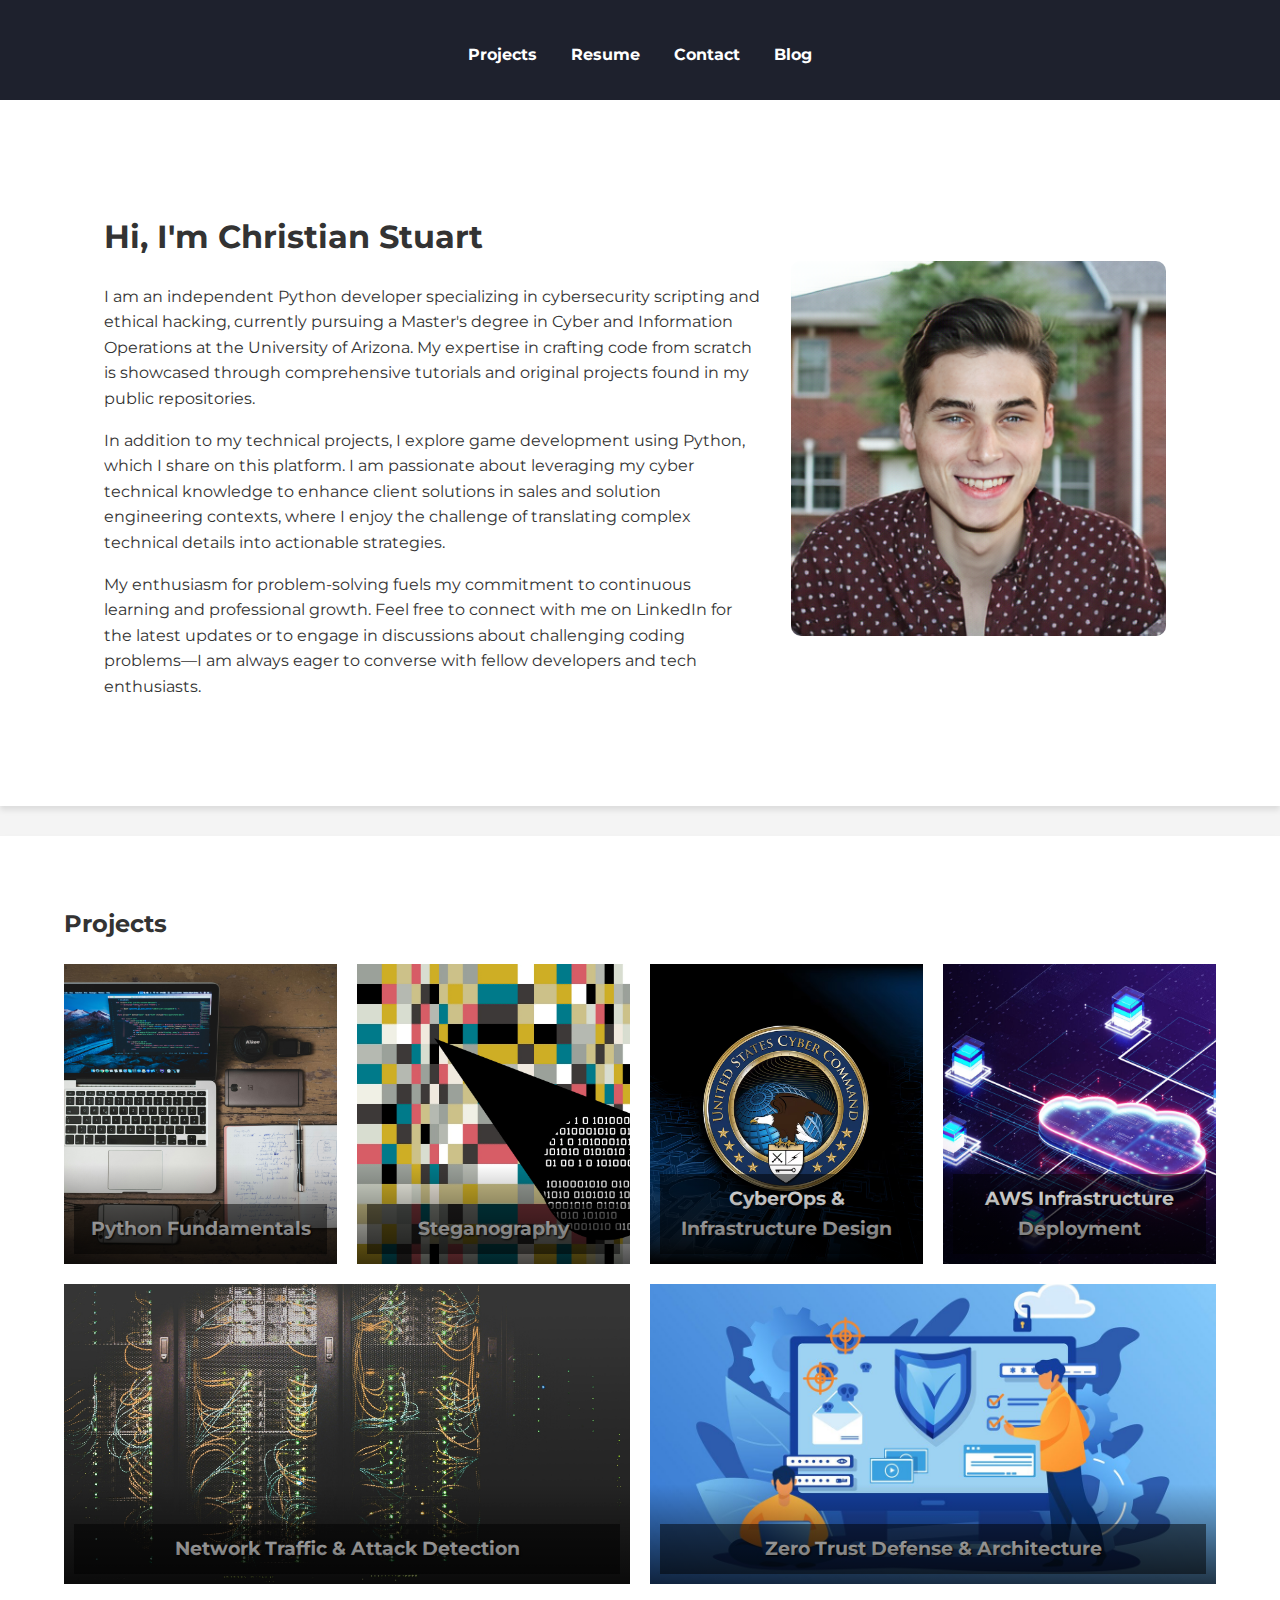
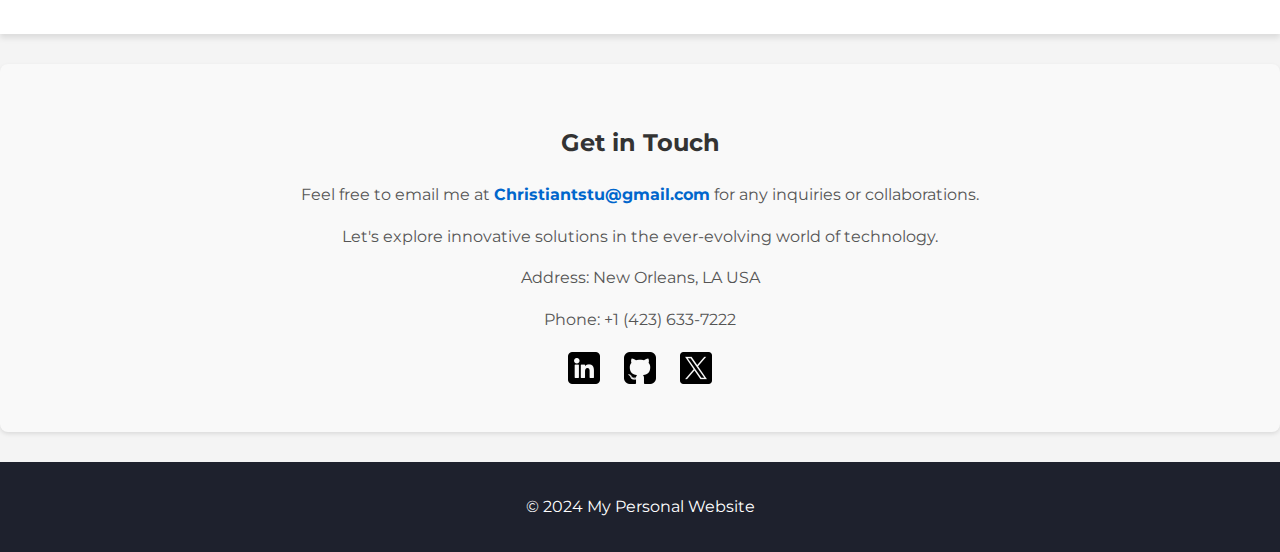
<file: index.html>
<!DOCTYPE html>
<html lang="en">
  <head>
    <meta charset="UTF-8" />
    <meta name="viewport" content="width=device-width, initial-scale=1" />
    <title>My Personal Website</title>
    <link rel="stylesheet" type="text/css" href="style.css" />
  </head>
  <body>
    <div id="page-container">
      <div class="sticky-header">
        <header>
          <nav>
            <ul>
              <li><a href="index.html#projects">Projects</a></li>
              <li><a href="/html/resume.html">Resume</a></li>
              <li><a href="index.html#contact">Contact</a></li>
              <li><a href="https://christiantstu.substack.com/">Blog</a></li>
            </ul>
          </nav>
        </header>
      </div>
      <section id="about-me">
        <div class="container">
          <div class="text-content">
            <h1>Hi, I'm Christian Stuart</h1>
            <p>
              I am an independent Python developer specializing in cybersecurity
              scripting and ethical hacking, currently pursuing a Master's
              degree in Cyber and Information Operations at the University of
              Arizona. My expertise in crafting code from scratch is showcased
              through comprehensive tutorials and original projects found in my
              public repositories.
            </p>
            <p>
              In addition to my technical projects, I explore game development
              using Python, which I share on this platform. I am passionate
              about leveraging my cyber technical knowledge to enhance client
              solutions in sales and solution engineering contexts, where I
              enjoy the challenge of translating complex technical details into
              actionable strategies.
            </p>
            <p>
              My enthusiasm for problem-solving fuels my commitment to
              continuous learning and professional growth. Feel free to connect
              with me on LinkedIn for the latest updates or to engage in
              discussions about challenging coding problems—I am always eager to
              converse with fellow developers and tech enthusiasts.
            </p>
          </div>
          <div class="image-content">
            <img src="/photos/Headshot.png" alt="Christian Stuart's Headshot" />
          </div>
        </div>
      </section>
    </div>
    <section id="projects">
      <h2>Projects</h2>
      <div class="project-container">
        <div
          class="project-box"
          style="background-image: url('/photos/pythonFundamentals.jpg')"
          onclick="openGitHub('https://github.com/ChristianTStu/Python3-Fundamentals')"
        >
          <h3>Python Fundamentals</h3>
        </div>
        <div
          class="project-box"
          style="background-image: url('/photos/covertCommunication.png')"
          onclick="openGitHub('https://github.com/ChristianTStu/Steganography-Project')"
        >
          <h3>Steganography</h3>
        </div>
        <div
          class="project-box"
          style="background-image: url('/photos/cyber_ops.jpg')"
          onclick="openGitHub('https://github.com/ChristianTStu/CyberOps-Design-Challenge')"
        >
          <h3>CyberOps & Infrastructure Design</h3>
        </div>
        <div
          class="project-box"
          style="background-image: url('/photos/aws_deployment.jpg')"
          onclick="openGitHub('https://github.com/ChristianTStu/Advanced-AWS-Infrastructure-Automation-Scripting-and-Deployment-with-IaC')"
        >
          <h3>AWS Infrastructure Deployment</h3>
        </div>
        <div
          class="project-box"
          style="background-image: url('/photos/networkTrafficMonitoring.jpg')"
          onclick="openGitHub('https://github.com/ChristianTStu/Creation-of-Novel-Covert-Communications')"
        >
          <h3>Network Traffic & Attack Detection</h3>
        </div>
        <div
          class="project-box"
          style="background-image: url('/photos/zero_trust.jpg')"
          onclick="openZeroTrustList()"
        >
          <h3>Zero Trust Defense & Architecture</h3>
        </div>
      </div>
    </section>

    <section id="contact">
      <h2>Get in Touch</h2>
      <p>
        Feel free to email me at
        <a href="mailto:Christiantstu@gmail.com">Christiantstu@gmail.com</a> for
        any inquiries or collaborations.
      </p>
      <p>
        Let's explore innovative solutions in the ever-evolving world of
        technology.
      </p>
      <p>Address: New Orleans, LA USA</p>
      <p>Phone: +1 (423) 633-7222</p>
      <div class="social-media">
        <a href="https://www.linkedin.com/in/christiantstu/" target="_blank">
          <img src="/photos/linkedin.png" alt="LinkedIn" />
        </a>
        <a href="https://github.com/ChristianTStu" target="_blank">
          <img src="/photos/github-sign.png" alt="GitHub" />
        </a>
        <a href="https://twitter.com/ChristianT_Stu" target="_blank">
          <img src="/photos/twitter.png" alt="Twitter" />
        </a>
      </div>
    </section>

    <!-- Lightbox HTML -->
    <div id="lightbox" class="lightbox" style="display: none">
      <div class="lightbox-content">
        <span class="close" onclick="closeLightbox()">&times;</span>
        <h3 id="project-title">Project Title</h3>
        <p id="project-description">Project description goes here...</p>
        <a id="github-link" href="#" target="_blank"></a>
      </div>
    </div>

    <footer>
      <p id="copyright-text">&copy; 2024 My Personal Website</p>
    </footer>
    <script src="script.js"></script>
  </body>
</html>
</file>
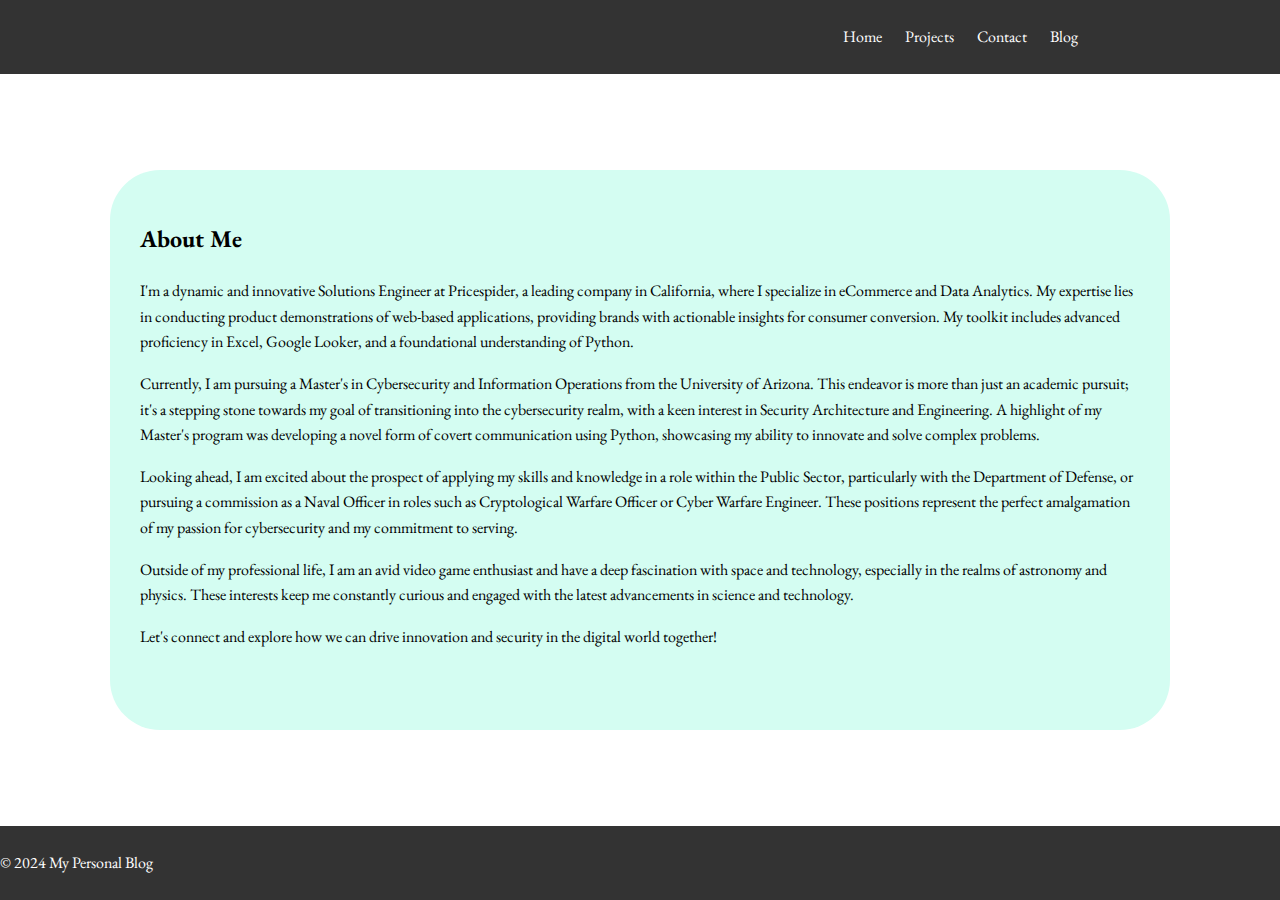
<file: about.html>
<!DOCTYPE html>
<html>
<head>
    <title>About Me</title>
    <link rel="stylesheet" type="text/css" href="aboutstyle.css">
</head>
<body>
    <div id="page-container">
        <div class="sticky-header">
            <header>
                    <nav>
                        <ul>
                            <li><a href="index.html">Home</a></li>
                            <li><a href="index.html">Projects</a></li>
                            <li><a href="index.html#contact">Contact</a></li>
                            <li><a href="my_blog.html">Blog</a></li>
                        </ul>
                    </nav>        
            </header>
        </div>

        <section id="about">
            <div class="about-container">
                <h2>About Me</h2>
                <div class="about-content">
                    <div class="about-text">
                        <p>I'm a dynamic and innovative Solutions Engineer at Pricespider, a leading company in California, where I specialize in eCommerce and Data Analytics. My expertise lies in conducting product demonstrations of web-based applications, providing brands with actionable insights for consumer conversion. My toolkit includes advanced proficiency in Excel, Google Looker, and a foundational understanding of Python.</p>
        
                        <p>Currently, I am pursuing a Master's in Cybersecurity and Information Operations from the University of Arizona. This endeavor is more than just an academic pursuit; it's a stepping stone towards my goal of transitioning into the cybersecurity realm, with a keen interest in Security Architecture and Engineering. A highlight of my Master's program was developing a novel form of covert communication using Python, showcasing my ability to innovate and solve complex problems.</p>
        
                        <p>Looking ahead, I am excited about the prospect of applying my skills and knowledge in a role within the Public Sector, particularly with the Department of Defense, or pursuing a commission as a Naval Officer in roles such as Cryptological Warfare Officer or Cyber Warfare Engineer. These positions represent the perfect amalgamation of my passion for cybersecurity and my commitment to serving.</p>
        
                        <p>Outside of my professional life, I am an avid video game enthusiast and have a deep fascination with space and technology, especially in the realms of astronomy and physics. These interests keep me constantly curious and engaged with the latest advancements in science and technology.</p>
        
                        <p>Let's connect and explore how we can drive innovation and security in the digital world together!</p>
                    </div>
                </div>
            </div>
        </section>

        <footer id="sticky-footer">
            <p>&copy; 2024 My Personal Blog</p>
        </footer>
    </div>
</body>
</html>
</file>
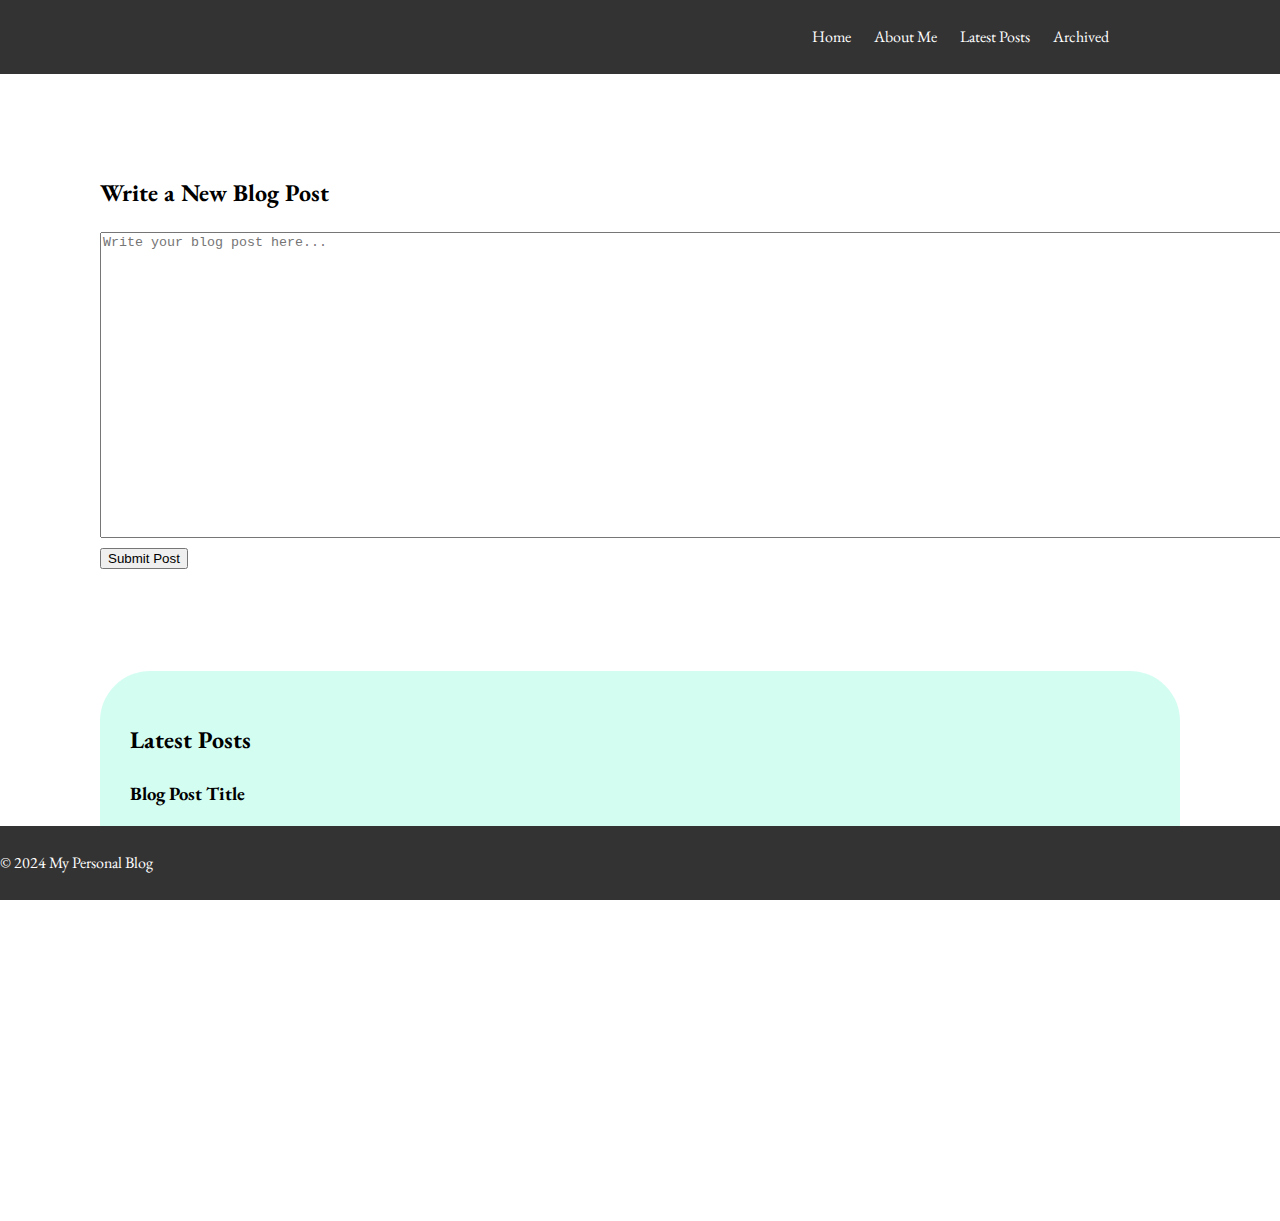
<file: my_blog.html>
<!DOCTYPE html>
<html>
<head>
    <title>My Blog</title>
    <link rel="stylesheet" type="text/css" href="blog.css">
</head>
<body>
    <div id="page-container"></div>
        <header>
            <nav>
                <ul>
                    <li><a href="index.html">Home</a></li>
                    <li><a href="about.html">About Me</a></li>
                    <li><a href="#latest">Latest Posts</a></li>
                    <li><a href="#archive">Archived</a></li>
                </ul>
            </nav>
        </header>

        <section id="write-blog">
            <h2>Write a New Blog Post</h2>
            <form id="blog-form">
                <textarea id="blog-content" rows="20" cols="235" placeholder="Write your blog post here..."></textarea>
                <br>
                <button type="button" id="submit-post">Submit Post</button>
            </form>
        </section>

        <!-- New Blog Post Section (hidden by default) -->
        <section id="new-blog-section" style="display: none;">
            <h2>Write a New Blog Post</h2>
            <form id="blog-form">
                <textarea id="blog-content" rows="4" cols="50" placeholder="Write your blog post here..."></textarea>
                <br>
                <button type="button" id="submit-post">Submit Post</button>
            </form>
        </section>

        <section id="latest">
            <h2>Latest Posts</h2>
            <!-- Example Blog Post -->
            <article>
                <h3>Blog Post Title</h3>
                <p class="date">Posted on January 1, 2024</p>
                <p>This is a summary of the blog post. <a href="post.html">Read more...</a></p>
            </article>
            <!-- You can add more blog posts here -->
        </section>

        <section id="archive">
            <h2>Archived</h2>
            <ul>
                <li><a href="post.html">Blog Post Title</a> - January 1, 2024</li>
                <!-- More archived posts can be listed here -->
            </ul>
        </section>

        <footer id="sticky-footer">
            <p>&copy; 2024 My Personal Blog</p>
        </footer>
    </div>

    <script src="blog.js"></script>

</body>
</html>
</file>
<file: style.css>
@import url("https://fonts.googleapis.com/css2?family=Montserrat:wght@400;700&display=swap");

body,
html {
  font-family: "Montserrat", sans-serif;
  line-height: 1.6;
  margin: 0;
  padding: 0;
  background-color: #f4f4f4; /* Neutral background for better readability */
  color: #333; /* Dark grey for text */
  overflow-x: hidden;
}

header {
  background: #1e212d; /* Deep blue shade */
  color: #ffffff;
  padding: 1rem 0;
  text-align: center;
  position: sticky;
  top: 0;
  z-index: 1000;
}

header h1 {
  font-size: 2rem; /* Larger font size for prominence */
  margin: 0;
  padding: 0;
}

header nav {
  display: inline-block;
  margin-top: 10px;
}

header nav ul {
  list-style: none;
  padding: 0;
}

header nav ul li {
  display: inline;
  margin: 0 15px;
}

header nav ul li a {
  color: #fff;
  text-decoration: none;
  font-weight: 700;
}

section {
  padding: 50px 5%;
  background: #ffffff;
  box-shadow: 0 4px 6px rgba(0, 0, 0, 0.1);
  margin-bottom: 30px;
}

.project-container {
  display: flex; /* Makes sure all child elements (.project-box) are flex items */
  flex-wrap: wrap; /* Allows boxes to wrap onto the next line */
  justify-content: space-around; /* Distributes space around items */
  align-items: stretch; /* Stretches items to fill the container vertically */
  gap: 20px; /* Adds space between each box */
}

.project-box {
  flex: 1 0 21%; /* Flex-grow, Flex-shrink, Flex-basis: each box will take roughly 21% of container's width */
  background-size: cover;
  background-position: center;
  position: relative; /* For positioning text absolutely within the box */
  height: 300px; /* Or whatever height you prefer */
  display: flex;
  justify-content: center;
  align-items: flex-end; /* Aligns the text at the bottom */
  padding: 10px;
  box-sizing: border-box; /* Includes padding in width and height calculations */
  color: white; /* Ensures text is white */
  text-shadow: 1px 1px 2px black; /* Enhances text readability */
}

.project-box::after {
  content: "";
  position: absolute;
  bottom: 0;
  left: 0;
  right: 0;
  height: 100px;
  background: linear-gradient(to bottom, transparent, rgba(0, 0, 0, 0.7));
}

.project-box img {
  width: 100%;
  height: auto;
  display: block; /* Ensure there are no extra spaces inside the box */
}

.project-box h3 {
  width: 100%; /* Full width of the box */
  text-align: center; /* Centers the text horizontally */
  margin: 0; /* Removes default margin */
  background-color: rgba(
    0,
    0,
    0,
    0.5
  ); /* Semi-transparent background for better visibility */
  padding: 10px 0; /* Padding above and below text */
}

.project-box:hover {
  transform: scale(1.05); /* Slight scale on hover */
  box-shadow: 0 12px 24px rgba(0, 0, 0, 0.3); /* Stronger shadow on hover */
}

/* Responsive adjustments for smaller screens */
@media (max-width: 800px) {
  .project-box {
    flex-basis: 100%; /* Each box will take full width of the container on small screens */
  }
}

footer {
  background: #1e212d;
  color: #fff;
  text-align: center;
  padding: 1rem 0;
  position: sticky;
  bottom: 0;
  width: 100%;
}

#about-me .container {
  display: flex;
  align-items: center; /* Ensures vertical centering */
  justify-content: space-between; /* Maintains space between text and image */
  flex-wrap: wrap; /* Allows items to wrap on smaller screens */
  max-width: 1200px; /* Limits the maximum width of the container */
  margin: 0 auto; /* Centers the container horizontally */
  padding: 40px; /* Adds padding around the contents */
}

#about-me .text-content {
  flex: 1 1 60%; /* Takes up 60% of the container */
  padding-right: 20px; /* Adds some space between the text and the image */
}

#about-me .image-content {
  flex: 0 0 35%; /* Takes up 35% of the container, does not grow or shrink */
  padding: 10px; /* Adds padding around the image */
}

#about-me .image-content img {
  width: 100%; /* Makes the image fully responsive within its container */
  height: auto; /* Maintains aspect ratio */
  border-radius: 10px; /* Optional: Rounds the corners of the image */
}

@media (max-width: 800px) {
  #about-me .container {
    flex-direction: column; /* Stacks the text and image vertically on small screens */
  }

  #about-me .text-content,
  #about-me .image-content {
    flex: 1 1 100%; /* Each takes full width of the container */
    text-align: center; /* Centers text for a cleaner look on small screens */
  }

  #about-me .image-content {
    order: -1; /* Places the image above the text */
    padding: 0 0 20px 0; /* Adds padding below the image */
  }
}

@media (max-width: 800px) {
  .project-box {
    width: 100%;
  }
}

.lightbox {
  position: fixed;
  top: 0; /* Cover the entire viewport */
  left: 0;
  width: 100%;
  height: 100%;
  background: rgba(0, 0, 0, 0.8); /* Semi-transparent background */
  display: flex;
  justify-content: center;
  align-items: center;
  z-index: 1000; /* Ensure it's on top of other elements */
  box-shadow: 0 4px 8px rgba(0, 0, 0, 0.5); /* Optional: Adds shadow for depth */
  border-radius: 10px; /* Optional: Rounds the corners */
}

.lightbox-content {
  background: white;
  padding: 20px;
  border-radius: 5px; /* Rounds the corners of the content box */
  max-width: 1200px; /* Maximum width, adjust as needed */
  max-height: 800px; /* Maximum height, adjust as needed */
  width: 90%; /* Width relative to the parent */
  height: 80%; /* Height relative to the parent */
  box-sizing: border-box;
  position: absolute;
  top: 50%;
  left: 50%;
  transform: translate(
    -50%,
    -50%
  ); /* Centers the content within the lightbox */
  overflow: auto; /* Allows scrolling if content is larger than the box */
}

@media (max-width: 600px) {
  .lightbox-content {
    width: 95%; /* Almost full width */
    height: 90%; /* Almost full height */
    padding: 10px; /* Less padding to save space */
  }
}

.close {
  position: absolute;
  top: 10px;
  right: 10px;
  font-size: 30px;
  cursor: pointer;
  color: #333;
}

#contact {
  background-color: #f9f9f9;
  padding: 40px 20px;
  border-radius: 8px;
  box-shadow: 0 2px 4px rgba(0, 0, 0, 0.1);
  text-align: center;
  margin: 30px 0;
}

#contact h2 {
  color: #333;
  font-family: 'Montserrat', sans-serif;
  margin-bottom: 20px;
}

#contact p {
  color: #555;
  font-family: 'Montserrat', sans-serif;
  margin-bottom: 10px;
}

#contact a {
  color: #0066cc;
  text-decoration: none;
  font-weight: bold;
}

#contact a:hover {
  text-decoration: underline;
}

.social-media {
  margin-top: 20px;
}

.social-media a {
  margin: 0 10px;
  display: inline-block;
}

.social-media img {
  width: 32px;
  height: 32px;
  transition: transform 0.3s;
}

.social-media img:hover {
  transform: scale(1.2);
}
</file>
<file: aboutstyle.css>
@import url('https://fonts.googleapis.com/css?family=EB+Garamond&display=swap');

body {
    font-family: 'EB Garamond', serif;
    line-height: 1.6;
    margin: 0;
    padding: 0;
    /* ... (other styles) */
}

header {
    background: #333;
    color: #fff;
    padding: 0.5rem 0; /* Reduce padding (adjust as needed) */
    text-align: center;
}

header h1 {
    font-size: 1.5rem; /* Reduce font size (adjust as needed) */
}

header nav {
    margin-left: 50%; /* Push the navigation to the right side */
}

header nav ul {
    list-style: none;
    padding: 0;
}

header nav ul li {
    display: inline;
    margin: 0 10px;
}

header nav ul li a {
    color: #fff;
    text-decoration: none;
}

section {
    border-bottom: 1px solid #ddd;
    border-bottom: 0px;
    max-width: 1600px;
    margin: 100px;
}

#about {
    position: absolute;
    top:0;
    bottom: 0;
    left: 0;
    right: 0;
    width: 1000px;
    height: 500px;
    margin: auto;
    padding: 30px;
    background: #d4fdf2;
    border-radius: 50px;
}

.alignment {
    display: flex;
    flex-direction: row-reverse;
    justify-content: center;
    align-items: center;
}

#headshot-image {
    max-width: 100%;
    height: auto;
    margin-right: 20px; /* Adjust the margin as needed */
    padding-left: 100px;
    border-radius: 50%;
}

.headline {
    text-align: left;
}

#headshot h2 {
    text-align: center;
    font-size: 50px;
    padding: 0px;
    margin: 0px;
}

.quick-intro p {
    margin: 0;
}

footer {
    display: flex;
    text-align: center;
    padding: 0.5rem 0;
    background: #333;
    color: #fff;
    bottom: 0;
    width: 100%;
}

#sticky-footer {
    padding: 0.5rem 0;
    position: absolute;
    bottom: 0;
    width: 100%;
    left: 0;
}

body,
html {
    margin: 0;
    padding: 0;
    overflow-x: hidden;
    height: 100%;
}

.sticky-header {
    position: sticky;
    top: 0;
    z-index: 100;
    background: #333;
    color: #fff;
    padding: 0;
    text-align: center;
}
</file>
<file: blog.css>
@import url('https://fonts.googleapis.com/css?family=EB+Garamond&display=swap');

body {
    font-family: 'EB Garamond', serif;
    line-height: 1.6;
    margin: 0;
    padding: 0;
    /* ... (other styles) */
}

header {
    background: #333;
    color: #fff;
    padding: 0.5rem 0; /* Reduce padding (adjust as needed) */
    text-align: center;
}

header h1 {
    font-size: 1.5rem; /* Reduce font size (adjust as needed) */
}

header nav {
    margin-left: 50%; /* Push the navigation to the right side */
}

header nav ul {
    list-style: none;
    padding: 0;
}

header nav ul li {
    display: inline;
    margin: 0 10px;
}

header nav ul li a {
    color: #fff;
    text-decoration: none;
}

section {
    border-bottom: 1px solid #ddd;
    border-bottom: 0px;
    max-width: 1600px;
    margin: 100px;
}


footer {
    display: flex;
    text-align: center;
    padding: 0.5rem 0;
    background: #333;
    color: #fff;
    bottom: 0;
    width: 100%;
}

#latest {
    padding: 30px;
    background: #d4fdf2;
    margin-top: 0px;
    margin-bottom: 0; /* Add margin-bottom to create space before the footer */
    border-top-right-radius: 50px;
    border-top-left-radius: 50px;
}

#archive {
    padding: 30px;
    background: #d4fdf2;
    margin-top: 0px;
    margin-bottom: 100px; /* Add margin-bottom to create space before the footer */
    border-bottom-right-radius: 50px;
    border-bottom-left-radius: 50px;
}

#sticky-footer {
    padding: 0.5rem 0;
    position: absolute;
    bottom: 0;
    width: 100%;
    left: 0;
}

body,
html {
    margin: 0;
    padding: 0;
    overflow-x: hidden;
    height: 100%;
}

.sticky-header {
    position: sticky;
    top: 0;
    z-index: 100;
    background: #333;
    color: #fff;
    padding: 0;
    text-align: center;
}
</file>
